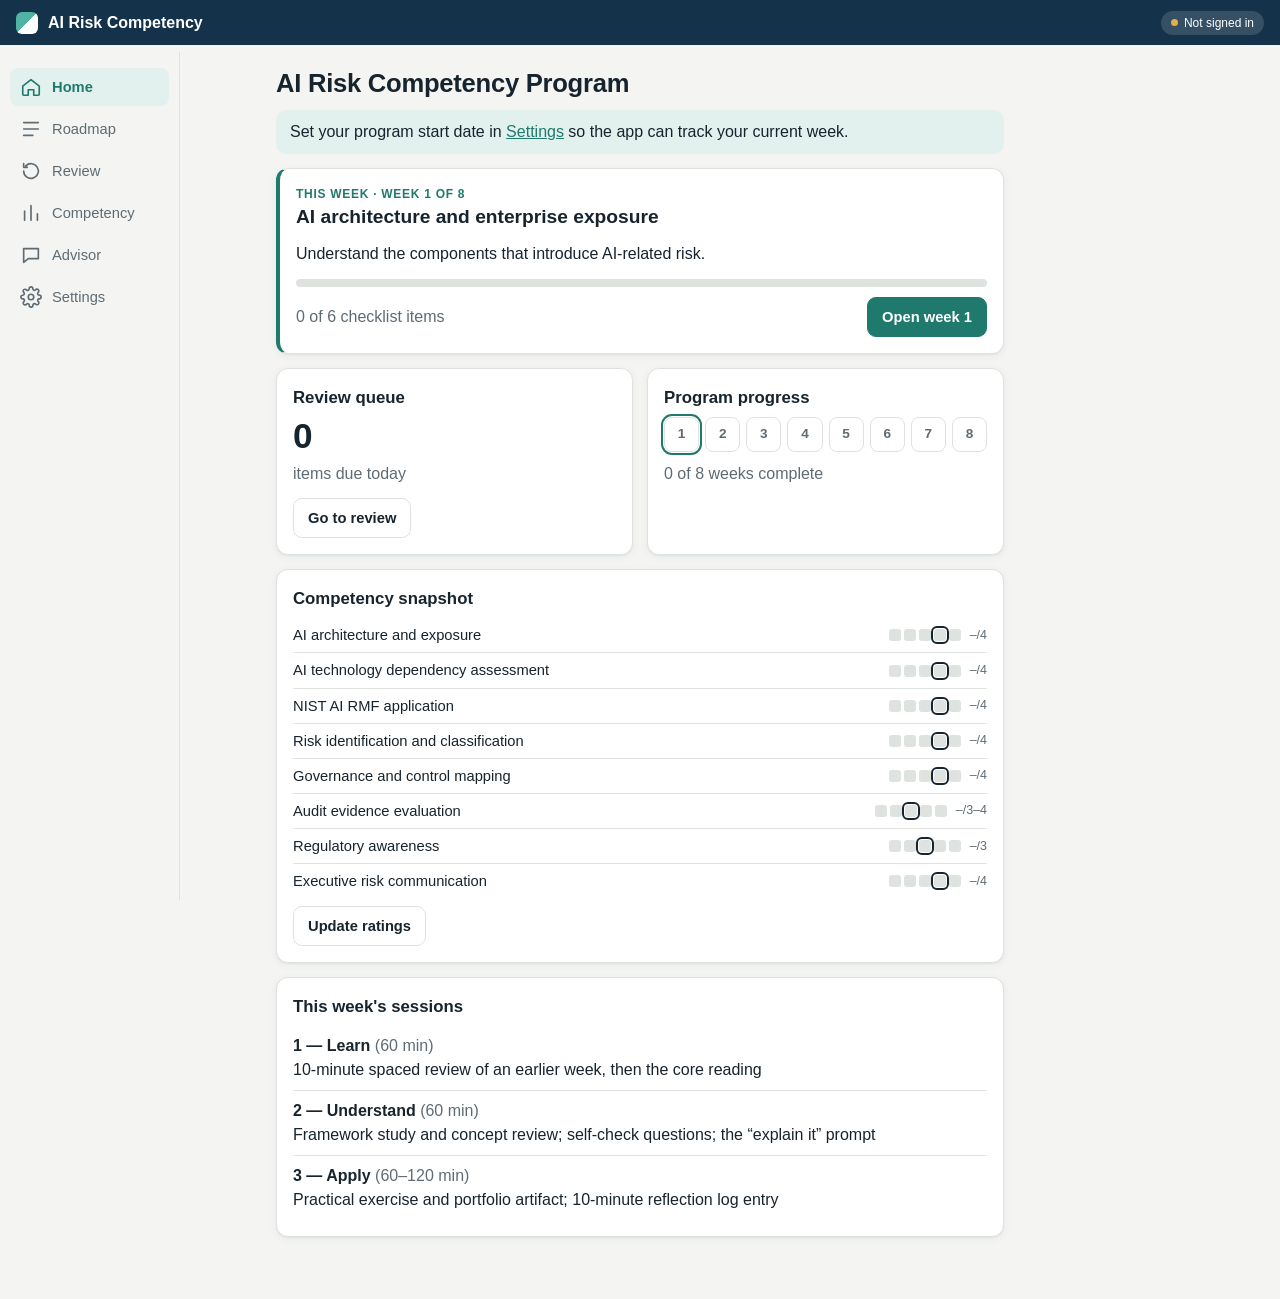
<file: index.html>
<!DOCTYPE html>
<html lang="en">
<head>
  <meta charset="utf-8">
  <meta name="viewport" content="width=device-width, initial-scale=1, viewport-fit=cover">
  <title>AI Risk Competency</title>
  <meta name="theme-color" content="#14324a">
  <meta name="apple-mobile-web-app-capable" content="yes">
  <meta name="mobile-web-app-capable" content="yes">
  <meta name="apple-mobile-web-app-status-bar-style" content="black-translucent">
  <meta name="apple-mobile-web-app-title" content="AI Risk">
  <link rel="manifest" href="manifest.webmanifest">
  <link rel="apple-touch-icon" href="icons/apple-touch-icon.png">
  <link rel="icon" href="icons/icon-192.png">
  <link rel="stylesheet" href="css/app.css">
</head>
<body>
  <header class="top">
    <a href="#/" class="brand"><span class="mark" aria-hidden="true"></span>AI Risk Competency</a>
    <div id="sync"></div>
  </header>
  <main id="view" tabindex="-1"><p class="muted">Loading…</p></main>
  <nav id="nav" aria-label="Main"></nav>

  <script src="js/config.js"></script>
  <script src="js/vendor/supabase.js"></script>
  <script src="js/content.js"></script>
  <script src="js/learning.js"></script>
  <script src="js/store.js"></script>
  <script src="js/app.js"></script>
</body>
</html>
</file>
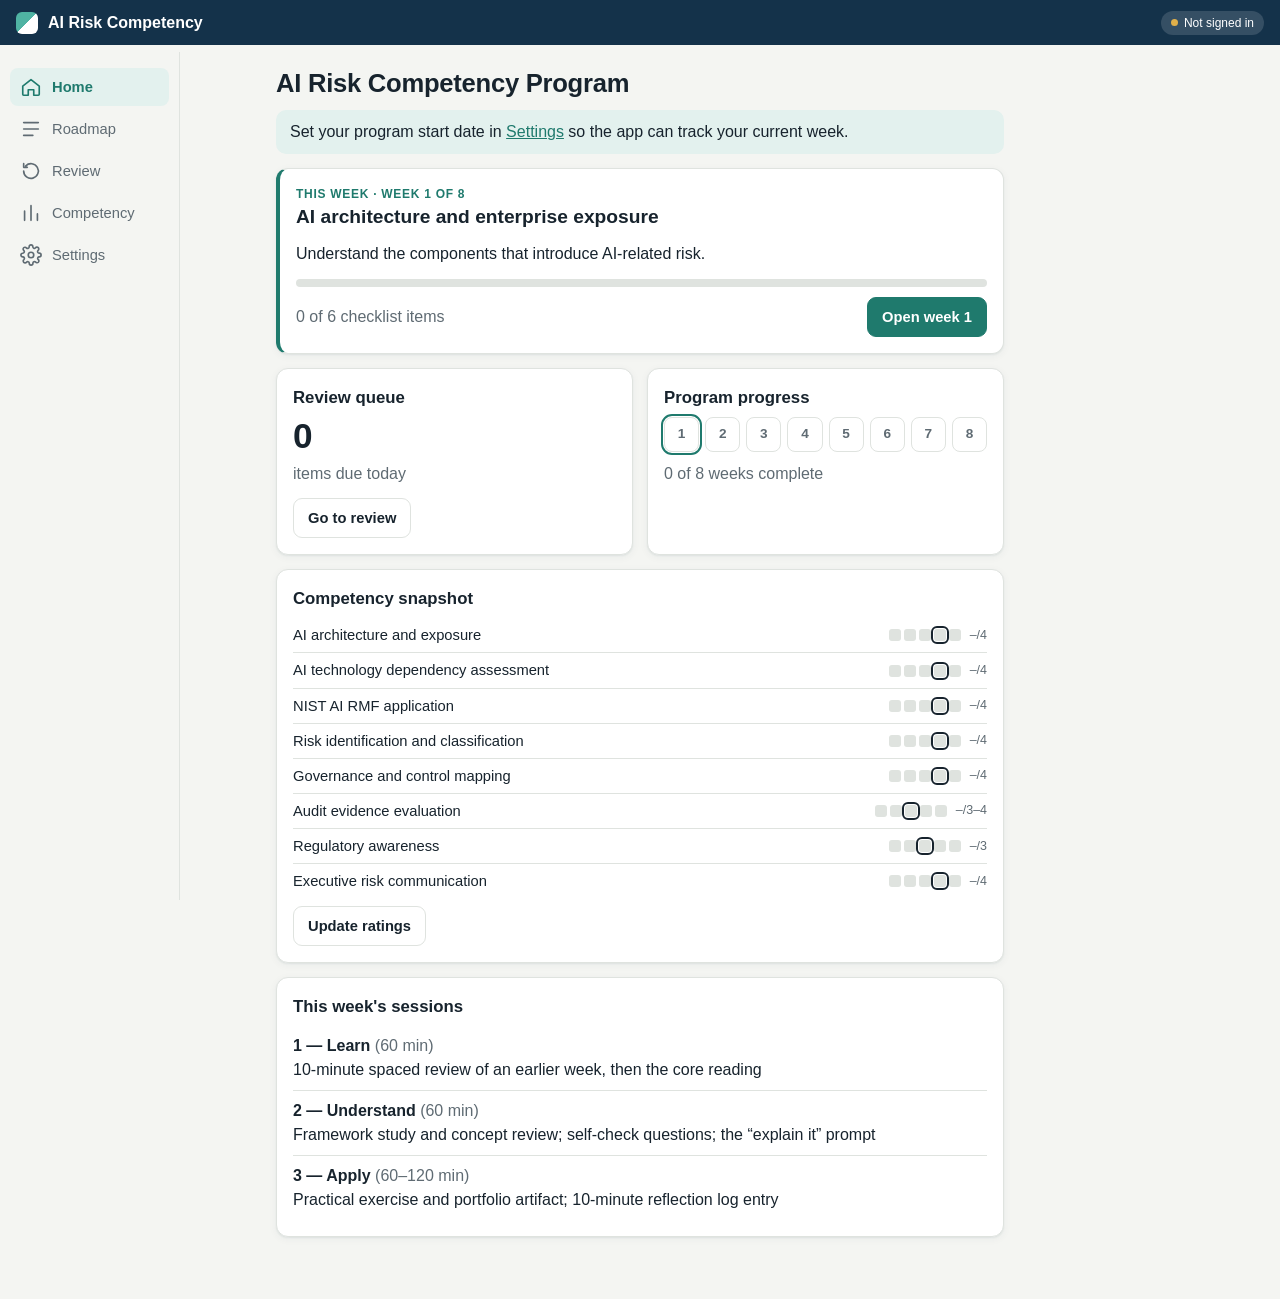
<file: ai-risk-app/index.html>
<!DOCTYPE html>
<html lang="en">
<head>
  <meta charset="utf-8">
  <meta name="viewport" content="width=device-width, initial-scale=1, viewport-fit=cover">
  <title>AI Risk Competency</title>
  <meta name="theme-color" content="#14324a">
  <meta name="apple-mobile-web-app-capable" content="yes">
  <meta name="mobile-web-app-capable" content="yes">
  <meta name="apple-mobile-web-app-status-bar-style" content="black-translucent">
  <meta name="apple-mobile-web-app-title" content="AI Risk">
  <link rel="manifest" href="manifest.webmanifest">
  <link rel="apple-touch-icon" href="icons/apple-touch-icon.png">
  <link rel="icon" href="icons/icon-192.png">
  <link rel="stylesheet" href="css/app.css">
</head>
<body>
  <header class="top">
    <a href="#/" class="brand"><span class="mark" aria-hidden="true"></span>AI Risk Competency</a>
    <div id="sync"></div>
  </header>
  <main id="view" tabindex="-1"><p class="muted">Loading…</p></main>
  <nav id="nav" aria-label="Main"></nav>

  <script src="js/config.js"></script>
  <script src="js/vendor/supabase.js"></script>
  <script src="js/content.js"></script>
  <script src="js/store.js"></script>
  <script src="js/app.js"></script>
</body>
</html>
</file>
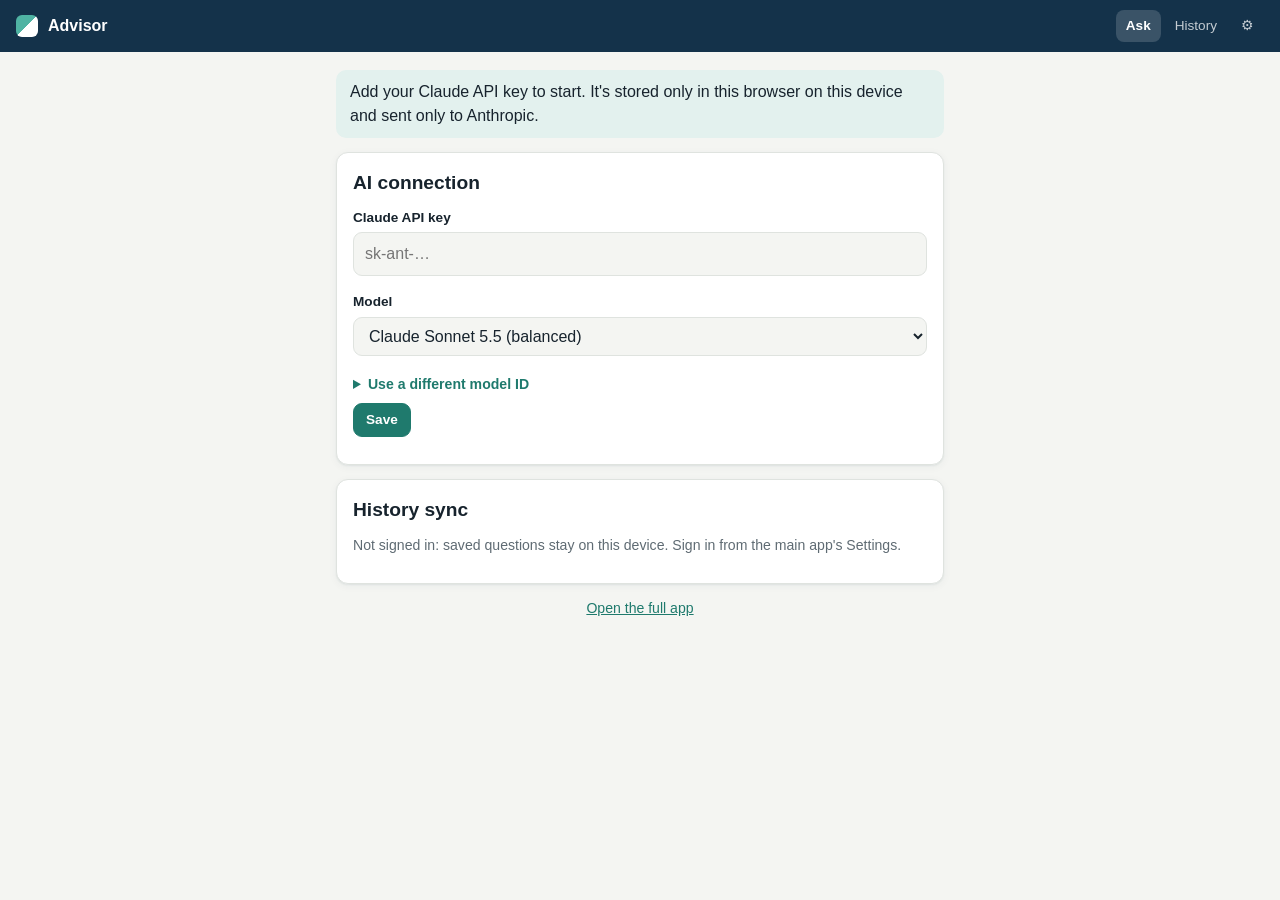
<file: advisor.html>
<!DOCTYPE html>
<html lang="en">
<head>
  <meta charset="utf-8">
  <meta name="viewport" content="width=device-width, initial-scale=1, viewport-fit=cover">
  <title>Advisor</title>
  <meta name="theme-color" content="#14324a">
  <meta name="apple-mobile-web-app-capable" content="yes">
  <meta name="mobile-web-app-capable" content="yes">
  <meta name="apple-mobile-web-app-status-bar-style" content="black-translucent">
  <meta name="apple-mobile-web-app-title" content="Advisor">
  <link rel="manifest" href="advisor.webmanifest">
  <link rel="apple-touch-icon" href="icons/apple-touch-icon.png">
  <link rel="icon" href="icons/icon-192.png">
  <link rel="stylesheet" href="css/app.css">
  <link rel="stylesheet" href="css/advisor.css">
</head>
<body class="qra">
  <header class="top">
    <span class="brand"><span class="mark" aria-hidden="true"></span>Advisor</span>
    <nav class="qra-tabs" aria-label="Advisor">
      <button data-view="ask" class="active">Ask</button>
      <button data-view="history">History</button>
      <button data-view="settings" aria-label="Settings">&#9881;</button>
    </nav>
  </header>
  <main id="qra-main"></main>

  <script src="js/config.js"></script>
  <script src="js/vendor/supabase.js"></script>
  <script src="js/content.js"></script>
  <script src="js/store.js"></script>
  <script src="js/ai-provider.js"></script>
  <script src="js/advisor.js"></script>
</body>
</html>
</file>
<file: css/app.css>
:root {
  --bg: #f4f5f2;
  --card: #ffffff;
  --ink: #17232d;
  --muted: #5f6b73;
  --line: #dfe3df;
  --navy: #14324a;
  --accent: #1f7a6d;
  --accent-soft: #e3f1ee;
  --warn: #9a6a00;
  --bad: #a23b2c;
  --ok: #1f7a4d;
  --radius: 12px;
  --shadow: 0 1px 2px rgba(20, 50, 74, .06), 0 2px 8px rgba(20, 50, 74, .05);
  --safe-b: env(safe-area-inset-bottom, 0px);
  --safe-t: env(safe-area-inset-top, 0px);
}
@media (prefers-color-scheme: dark) {
  :root {
    --bg: #11181d; --card: #192229; --ink: #e6ebee; --muted: #9aa7b0; --line: #2a363e;
    --navy: #0d2232; --accent: #4fb3a3; --accent-soft: #1c3431; --warn: #e0b04a; --bad: #e57a6a; --ok: #5cc28d;
    --shadow: none;
  }
}
* { box-sizing: border-box; }
html { -webkit-text-size-adjust: 100%; }
body {
  margin: 0; background: var(--bg); color: var(--ink);
  font: 16px/1.5 -apple-system, BlinkMacSystemFont, "Segoe UI", Roboto, "Helvetica Neue", Arial, sans-serif;
}
a { color: var(--accent); }
h1 { font-size: 1.6rem; line-height: 1.25; margin: .2em 0 .4em; letter-spacing: -.01em; }
h2 { font-size: 1.2rem; margin: 0 0 .5em; }
h3 { font-size: 1.05rem; margin: 1em 0 .4em; }
h4 { font-size: .95rem; margin: 1em 0 .3em; color: var(--muted); text-transform: uppercase; letter-spacing: .04em; font-weight: 600; }
.card h3:first-child, .card h2:first-child { margin-top: 0; }
p { margin: .4em 0 .8em; }
code { font-size: .9em; background: var(--accent-soft); padding: 0 .3em; border-radius: 4px; }

/* Shell */
.top {
  position: sticky; top: 0; z-index: 10;
  display: flex; align-items: center; justify-content: space-between; gap: 12px;
  padding: calc(10px + var(--safe-t)) 16px 10px; background: var(--navy); color: #fff;
}
.brand { color: #fff; text-decoration: none; font-weight: 650; display: flex; align-items: center; gap: 10px; }
.mark { width: 22px; height: 22px; border-radius: 6px; background: linear-gradient(135deg, #4fb3a3 0 50%, #ffffff 50% 100%); display: inline-block; }
main { max-width: 760px; margin: 0 auto; padding: 18px 16px calc(96px + var(--safe-b)); outline: none; }
#nav {
  position: fixed; left: 0; right: 0; bottom: 0; z-index: 10;
  display: flex; justify-content: space-around; background: var(--card); border-top: 1px solid var(--line);
  padding: 6px 4px calc(6px + var(--safe-b));
}
#nav a { position: relative; flex: 1; display: flex; flex-direction: column; align-items: center; gap: 2px; padding: 4px 0; color: var(--muted); text-decoration: none; font-size: .72rem; }
#nav a.active { color: var(--accent); font-weight: 600; }
#nav svg { width: 22px; height: 22px; fill: none; stroke: currentColor; stroke-width: 1.8; stroke-linecap: round; stroke-linejoin: round; }
#nav .badge { position: absolute; top: 0; left: calc(50% + 6px); background: var(--bad); color: #fff; border-radius: 9px; font-size: .65rem; padding: 0 5px; line-height: 16px; }
@media (min-width: 900px) {
  #nav { top: calc(52px + var(--safe-t)); bottom: auto; left: 0; right: auto; width: 180px; flex-direction: column; justify-content: flex-start; gap: 4px; border-top: 0; border-right: 1px solid var(--line); height: calc(100vh - 52px); padding: 16px 10px; background: transparent; }
  #nav a { flex: none; flex-direction: row; gap: 10px; padding: 8px 10px; border-radius: 8px; font-size: .92rem; }
  #nav a.active { background: var(--accent-soft); }
  #nav .badge { position: static; margin-left: auto; }
  main { padding-bottom: 48px; }
}

/* Components */
.card { display: block; background: var(--card); border: 1px solid var(--line); border-radius: var(--radius); padding: 16px; margin: 0 0 14px; box-shadow: var(--shadow); color: inherit; }
a.card { text-decoration: none; }
a.card:hover { border-color: var(--accent); }
.hero { border-left: 4px solid var(--accent); }
.weekcard.current { border-left: 4px solid var(--accent); }
.grid2 { display: grid; grid-template-columns: 1fr 1fr; gap: 14px; }
.grid2 .card { margin: 0 0 14px; }
@media (max-width: 520px) { .grid2 { grid-template-columns: 1fr; gap: 0; } }
.row { display: flex; align-items: center; justify-content: space-between; gap: 10px; flex-wrap: wrap; }
.row.gap { justify-content: flex-start; }
.eyebrow { font-size: .75rem; text-transform: uppercase; letter-spacing: .06em; color: var(--accent); font-weight: 650; }
.muted { color: var(--muted); }
.small { font-size: .88rem; }
.center { text-align: center; }
.lead { font-size: 1.05rem; color: var(--muted); }
.big { font-size: 2.2rem; font-weight: 700; margin: 0; line-height: 1.1; }
.notice { background: var(--accent-soft); border-radius: 10px; padding: 10px 14px; margin-bottom: 14px; }
.callout { background: var(--accent-soft); border-radius: 8px; padding: 10px 12px; margin: 0 0 8px; }
.crumbs { font-size: .85rem; color: var(--muted); }
.crumbs a { text-decoration: none; }
.weeknav { display: flex; justify-content: space-between; margin: 0 0 14px; }
.chip { display: inline-block; font-size: .75rem; padding: 3px 10px; border-radius: 999px; text-decoration: none; background: rgba(255,255,255,.14); color: #fff; white-space: nowrap; }
.chip.ok::before, .chip.warn::before, .chip.bad::before { content: ""; display: inline-block; width: 7px; height: 7px; border-radius: 50%; margin-right: 6px; vertical-align: 1px; }
.chip.ok::before { background: #5cc28d; } .chip.warn::before { background: #e0b04a; } .chip.bad::before { background: #e57a6a; }

.btn { display: inline-flex; align-items: center; justify-content: center; gap: 6px; font: inherit; font-size: .92rem; font-weight: 600; padding: 8px 14px; border-radius: 9px; border: 1px solid var(--line); background: var(--card); color: var(--ink); text-decoration: none; cursor: pointer; min-height: 38px; }
.btn:hover { border-color: var(--accent); }
.btn.primary { background: var(--accent); border-color: var(--accent); color: #fff; }
.btn.small { font-size: .85rem; padding: 6px 12px; min-height: 34px; }
.btn.selected.ok { background: var(--ok); border-color: var(--ok); color: #fff; }
.btn.selected.bad { background: var(--bad); border-color: var(--bad); color: #fff; }
.btn.ok { color: var(--ok); }
button.link { background: none; border: 0; color: var(--bad); cursor: pointer; font-size: .8rem; padding: 0 4px; }
.bad { color: var(--bad); }

input, textarea, select { width: 100%; font: inherit; font-size: 16px; color: var(--ink); background: var(--bg); border: 1px solid var(--line); border-radius: 9px; padding: 9px 11px; margin: 0 0 10px; }
textarea { resize: vertical; }
input:focus, textarea:focus, select:focus { outline: 2px solid var(--accent); outline-offset: 0; border-color: transparent; }
input[type="checkbox"] { width: 18px; height: 18px; margin: 2px 0 0; accent-color: var(--accent); flex: none; }
.row select { width: auto; margin: 0 0 0 6px; }
.lbl { display: block; font-size: .85rem; font-weight: 600; margin: 6px 0 4px; }

ul.checks { list-style: none; padding: 0; margin: 0 0 6px; }
ul.checks li { margin: 0 0 8px; }
ul.checks label { display: flex; gap: 10px; align-items: flex-start; cursor: pointer; }
details { margin: 8px 0; }
details > summary { cursor: pointer; color: var(--accent); font-weight: 600; }
details.card > summary { color: var(--ink); }

.bar { height: 8px; background: var(--line); border-radius: 99px; overflow: hidden; margin: 10px 0; }
.bar i { display: block; height: 100%; background: var(--accent); border-radius: 99px; }
.weekdots { display: grid; grid-template-columns: repeat(8, 1fr); gap: 6px; margin: 6px 0 10px; }
.weekdots a { display: flex; align-items: center; justify-content: center; aspect-ratio: 1; border-radius: 8px; border: 1px solid var(--line); text-decoration: none; color: var(--muted); font-weight: 600; font-size: .85rem; }
.weekdots a.part { background: var(--accent-soft); color: var(--accent); }
.weekdots a.done { background: var(--accent); color: #fff; border-color: var(--accent); }
.weekdots a.cur { outline: 2px solid var(--accent); outline-offset: 1px; }
.comp-row { display: flex; justify-content: space-between; align-items: center; gap: 10px; padding: 6px 0; border-bottom: 1px solid var(--line); font-size: .92rem; }
.comp-row:last-of-type { border-bottom: 0; margin-bottom: 8px; }
.levels { display: inline-flex; align-items: center; gap: 3px; white-space: nowrap; }
.pip { width: 12px; height: 12px; border-radius: 3px; background: var(--line); display: inline-block; }
.pip.on { background: var(--accent); }
.pip.tgt { outline: 2px solid var(--ink); outline-offset: 1px; }
.levels small { margin-left: 6px; color: var(--muted); font-size: .78rem; }
.comp h3 { margin: 0; }
ol.sessions { padding-left: 0; list-style: none; margin: 0; }
ol.sessions li { padding: 8px 0; border-bottom: 1px solid var(--line); }
ol.sessions li:last-child { border-bottom: 0; }
ol.scale { margin: 10px 0 0; padding-left: 22px; }
ul.hist { padding-left: 18px; font-size: .9rem; }
ul.hist li { margin-bottom: 8px; }

.qa { border-top: 1px solid var(--line); padding: 12px 0 4px; }
.qa .q { margin: 0 0 8px; }
.qa.got { border-left: 3px solid var(--ok); padding-left: 10px; }
.qa.missed { border-left: 3px solid var(--bad); padding-left: 10px; }
.model { background: var(--accent-soft); border-radius: 8px; padding: 10px 12px; margin: 0 0 8px; font-size: .94rem; }
.prompt { font-weight: 600; }
.qa-review .q { font-weight: 600; }

/* Key concepts and reference readings */
.concepts { border-left: 4px solid var(--navy); }
.concepts summary { list-style: none; display: flex; align-items: center; gap: 8px; }
.concepts summary::-webkit-details-marker { display: none; }
.concepts summary h2 { margin: 0; }
.concepts summary::after { content: "Hide"; margin-left: auto; font-size: .8rem; color: var(--accent); font-weight: 600; }
.concepts details:not([open]) summary::after { content: "Show"; }
.concepts h3, .reading h2, .reading h3 { margin: 1.1em 0 .4em; }
.concepts ul, .concepts ol, .reading ul, .reading ol { padding-left: 22px; margin: .3em 0 .8em; }
.concepts li, .reading li { margin: 0 0 4px; }
.reading h1 { margin-top: 0; }
.tablewrap { overflow-x: auto; margin: .4em 0 1em; -webkit-overflow-scrolling: touch; }
.tablewrap table { border-collapse: collapse; width: 100%; font-size: .9rem; }
.tablewrap table.wide { min-width: 560px; }
.tablewrap th, .tablewrap td { border-bottom: 1px solid var(--line); padding: 7px 8px; text-align: left; vertical-align: top; }
.tablewrap th { background: var(--accent-soft); font-weight: 650; }
</file>
<file: ai-risk-app/css/app.css>
:root {
  --bg: #f4f5f2;
  --card: #ffffff;
  --ink: #17232d;
  --muted: #5f6b73;
  --line: #dfe3df;
  --navy: #14324a;
  --accent: #1f7a6d;
  --accent-soft: #e3f1ee;
  --warn: #9a6a00;
  --bad: #a23b2c;
  --ok: #1f7a4d;
  --radius: 12px;
  --shadow: 0 1px 2px rgba(20, 50, 74, .06), 0 2px 8px rgba(20, 50, 74, .05);
  --safe-b: env(safe-area-inset-bottom, 0px);
  --safe-t: env(safe-area-inset-top, 0px);
}
@media (prefers-color-scheme: dark) {
  :root {
    --bg: #11181d; --card: #192229; --ink: #e6ebee; --muted: #9aa7b0; --line: #2a363e;
    --navy: #0d2232; --accent: #4fb3a3; --accent-soft: #1c3431; --warn: #e0b04a; --bad: #e57a6a; --ok: #5cc28d;
    --shadow: none;
  }
}
* { box-sizing: border-box; }
html { -webkit-text-size-adjust: 100%; }
body {
  margin: 0; background: var(--bg); color: var(--ink);
  font: 16px/1.5 -apple-system, BlinkMacSystemFont, "Segoe UI", Roboto, "Helvetica Neue", Arial, sans-serif;
}
a { color: var(--accent); }
h1 { font-size: 1.6rem; line-height: 1.25; margin: .2em 0 .4em; letter-spacing: -.01em; }
h2 { font-size: 1.2rem; margin: 0 0 .5em; }
h3 { font-size: 1.05rem; margin: 1em 0 .4em; }
h4 { font-size: .95rem; margin: 1em 0 .3em; color: var(--muted); text-transform: uppercase; letter-spacing: .04em; font-weight: 600; }
.card h3:first-child, .card h2:first-child { margin-top: 0; }
p { margin: .4em 0 .8em; }
code { font-size: .9em; background: var(--accent-soft); padding: 0 .3em; border-radius: 4px; }

/* Shell */
.top {
  position: sticky; top: 0; z-index: 10;
  display: flex; align-items: center; justify-content: space-between; gap: 12px;
  padding: calc(10px + var(--safe-t)) 16px 10px; background: var(--navy); color: #fff;
}
.brand { color: #fff; text-decoration: none; font-weight: 650; display: flex; align-items: center; gap: 10px; }
.mark { width: 22px; height: 22px; border-radius: 6px; background: linear-gradient(135deg, #4fb3a3 0 50%, #ffffff 50% 100%); display: inline-block; }
main { max-width: 760px; margin: 0 auto; padding: 18px 16px calc(96px + var(--safe-b)); outline: none; }
#nav {
  position: fixed; left: 0; right: 0; bottom: 0; z-index: 10;
  display: flex; justify-content: space-around; background: var(--card); border-top: 1px solid var(--line);
  padding: 6px 4px calc(6px + var(--safe-b));
}
#nav a { position: relative; flex: 1; display: flex; flex-direction: column; align-items: center; gap: 2px; padding: 4px 0; color: var(--muted); text-decoration: none; font-size: .72rem; }
#nav a.active { color: var(--accent); font-weight: 600; }
#nav svg { width: 22px; height: 22px; fill: none; stroke: currentColor; stroke-width: 1.8; stroke-linecap: round; stroke-linejoin: round; }
#nav .badge { position: absolute; top: 0; left: calc(50% + 6px); background: var(--bad); color: #fff; border-radius: 9px; font-size: .65rem; padding: 0 5px; line-height: 16px; }
@media (min-width: 900px) {
  #nav { top: calc(52px + var(--safe-t)); bottom: auto; left: 0; right: auto; width: 180px; flex-direction: column; justify-content: flex-start; gap: 4px; border-top: 0; border-right: 1px solid var(--line); height: calc(100vh - 52px); padding: 16px 10px; background: transparent; }
  #nav a { flex: none; flex-direction: row; gap: 10px; padding: 8px 10px; border-radius: 8px; font-size: .92rem; }
  #nav a.active { background: var(--accent-soft); }
  #nav .badge { position: static; margin-left: auto; }
  main { padding-bottom: 48px; }
}

/* Components */
.card { display: block; background: var(--card); border: 1px solid var(--line); border-radius: var(--radius); padding: 16px; margin: 0 0 14px; box-shadow: var(--shadow); color: inherit; }
a.card { text-decoration: none; }
a.card:hover { border-color: var(--accent); }
.hero { border-left: 4px solid var(--accent); }
.weekcard.current { border-left: 4px solid var(--accent); }
.grid2 { display: grid; grid-template-columns: 1fr 1fr; gap: 14px; }
.grid2 .card { margin: 0 0 14px; }
@media (max-width: 520px) { .grid2 { grid-template-columns: 1fr; gap: 0; } }
.row { display: flex; align-items: center; justify-content: space-between; gap: 10px; flex-wrap: wrap; }
.row.gap { justify-content: flex-start; }
.eyebrow { font-size: .75rem; text-transform: uppercase; letter-spacing: .06em; color: var(--accent); font-weight: 650; }
.muted { color: var(--muted); }
.small { font-size: .88rem; }
.center { text-align: center; }
.lead { font-size: 1.05rem; color: var(--muted); }
.big { font-size: 2.2rem; font-weight: 700; margin: 0; line-height: 1.1; }
.notice { background: var(--accent-soft); border-radius: 10px; padding: 10px 14px; margin-bottom: 14px; }
.callout { background: var(--accent-soft); border-radius: 8px; padding: 10px 12px; margin: 0 0 8px; }
.crumbs { font-size: .85rem; color: var(--muted); }
.crumbs a { text-decoration: none; }
.weeknav { display: flex; justify-content: space-between; margin: 0 0 14px; }
.chip { display: inline-block; font-size: .75rem; padding: 3px 10px; border-radius: 999px; text-decoration: none; background: rgba(255,255,255,.14); color: #fff; white-space: nowrap; }
.chip.ok::before, .chip.warn::before, .chip.bad::before { content: ""; display: inline-block; width: 7px; height: 7px; border-radius: 50%; margin-right: 6px; vertical-align: 1px; }
.chip.ok::before { background: #5cc28d; } .chip.warn::before { background: #e0b04a; } .chip.bad::before { background: #e57a6a; }

.btn { display: inline-flex; align-items: center; justify-content: center; gap: 6px; font: inherit; font-size: .92rem; font-weight: 600; padding: 8px 14px; border-radius: 9px; border: 1px solid var(--line); background: var(--card); color: var(--ink); text-decoration: none; cursor: pointer; min-height: 38px; }
.btn:hover { border-color: var(--accent); }
.btn.primary { background: var(--accent); border-color: var(--accent); color: #fff; }
.btn.small { font-size: .85rem; padding: 6px 12px; min-height: 34px; }
.btn.selected.ok { background: var(--ok); border-color: var(--ok); color: #fff; }
.btn.selected.bad { background: var(--bad); border-color: var(--bad); color: #fff; }
.btn.ok { color: var(--ok); }
button.link { background: none; border: 0; color: var(--bad); cursor: pointer; font-size: .8rem; padding: 0 4px; }
.bad { color: var(--bad); }

input, textarea, select { width: 100%; font: inherit; font-size: 16px; color: var(--ink); background: var(--bg); border: 1px solid var(--line); border-radius: 9px; padding: 9px 11px; margin: 0 0 10px; }
textarea { resize: vertical; }
input:focus, textarea:focus, select:focus { outline: 2px solid var(--accent); outline-offset: 0; border-color: transparent; }
input[type="checkbox"] { width: 18px; height: 18px; margin: 2px 0 0; accent-color: var(--accent); flex: none; }
.row select { width: auto; margin: 0 0 0 6px; }
.lbl { display: block; font-size: .85rem; font-weight: 600; margin: 6px 0 4px; }

ul.checks { list-style: none; padding: 0; margin: 0 0 6px; }
ul.checks li { margin: 0 0 8px; }
ul.checks label { display: flex; gap: 10px; align-items: flex-start; cursor: pointer; }
details { margin: 8px 0; }
details > summary { cursor: pointer; color: var(--accent); font-weight: 600; }
details.card > summary { color: var(--ink); }

.bar { height: 8px; background: var(--line); border-radius: 99px; overflow: hidden; margin: 10px 0; }
.bar i { display: block; height: 100%; background: var(--accent); border-radius: 99px; }
.weekdots { display: grid; grid-template-columns: repeat(8, 1fr); gap: 6px; margin: 6px 0 10px; }
.weekdots a { display: flex; align-items: center; justify-content: center; aspect-ratio: 1; border-radius: 8px; border: 1px solid var(--line); text-decoration: none; color: var(--muted); font-weight: 600; font-size: .85rem; }
.weekdots a.part { background: var(--accent-soft); color: var(--accent); }
.weekdots a.done { background: var(--accent); color: #fff; border-color: var(--accent); }
.weekdots a.cur { outline: 2px solid var(--accent); outline-offset: 1px; }
.comp-row { display: flex; justify-content: space-between; align-items: center; gap: 10px; padding: 6px 0; border-bottom: 1px solid var(--line); font-size: .92rem; }
.comp-row:last-of-type { border-bottom: 0; margin-bottom: 8px; }
.levels { display: inline-flex; align-items: center; gap: 3px; white-space: nowrap; }
.pip { width: 12px; height: 12px; border-radius: 3px; background: var(--line); display: inline-block; }
.pip.on { background: var(--accent); }
.pip.tgt { outline: 2px solid var(--ink); outline-offset: 1px; }
.levels small { margin-left: 6px; color: var(--muted); font-size: .78rem; }
.comp h3 { margin: 0; }
ol.sessions { padding-left: 0; list-style: none; margin: 0; }
ol.sessions li { padding: 8px 0; border-bottom: 1px solid var(--line); }
ol.sessions li:last-child { border-bottom: 0; }
ol.scale { margin: 10px 0 0; padding-left: 22px; }
ul.hist { padding-left: 18px; font-size: .9rem; }
ul.hist li { margin-bottom: 8px; }

.qa { border-top: 1px solid var(--line); padding: 12px 0 4px; }
.qa .q { margin: 0 0 8px; }
.qa.got { border-left: 3px solid var(--ok); padding-left: 10px; }
.qa.missed { border-left: 3px solid var(--bad); padding-left: 10px; }
.model { background: var(--accent-soft); border-radius: 8px; padding: 10px 12px; margin: 0 0 8px; font-size: .94rem; }
.prompt { font-weight: 600; }
.qa-review .q { font-weight: 600; }
</file>
<file: css/advisor.css>
/* Quick Response Advisor: one quiet screen, works one-handed on a phone. */
body.qra main { max-width: 640px; padding-bottom: calc(32px + var(--safe-b)); }
.qra-tabs { display: flex; gap: 4px; }
.qra-tabs button { font: inherit; font-size: .85rem; color: #fff; background: transparent; border: 0; padding: 6px 10px; border-radius: 8px; cursor: pointer; opacity: .75; }
.qra-tabs button.active { background: rgba(255, 255, 255, .16); opacity: 1; font-weight: 600; }

.qra-q textarea { font-size: 17px; min-height: 84px; }
.qra-controls { display: flex; gap: 10px; align-items: center; }
.qra-controls .btn { min-height: 48px; }
.qra-rec {
  flex: 1; display: inline-flex; align-items: center; justify-content: center; gap: 10px;
  min-height: 56px; border-radius: 14px; border: 0; cursor: pointer;
  font: inherit; font-size: 1.05rem; font-weight: 700; color: #fff; background: var(--navy);
}
.qra-rec span { width: 14px; height: 14px; border-radius: 50%; background: #e57a6a; }
.qra-rec.on { background: var(--bad); }
.qra-rec.on span { background: #fff; border-radius: 3px; animation: qra-pulse 1.2s ease-in-out infinite; }
@keyframes qra-pulse { 50% { opacity: .35; } }
@media (prefers-reduced-motion: reduce) { .qra-rec.on span { animation: none; } }
.qra-status { margin: 10px 0 2px; font-size: .88rem; color: var(--muted); min-height: 1.3em; }
.qra-note { margin: 0 0 12px; font-size: .78rem; color: var(--muted); }
.qra-error { background: color-mix(in srgb, var(--bad) 12%, transparent); color: var(--bad); border-radius: 10px; padding: 10px 12px; margin: 0 0 12px; font-size: .92rem; }
.qra-answer { background: var(--card); border: 1px solid var(--line); border-left: 4px solid var(--accent); border-radius: var(--radius); padding: 14px 16px; box-shadow: var(--shadow); }
.qra-answer.empty { display: none; }
#qra-answer-text { font-size: 1.12rem; line-height: 1.55; white-space: pre-wrap; min-height: 1.5em; }
.qra-label { margin: 12px 0 0; font-size: .74rem; color: var(--muted); }

.qra-item summary { display: flex; flex-direction: column; gap: 2px; color: var(--ink); font-weight: 400; list-style: none; }
.qra-item summary::-webkit-details-marker { display: none; }
.qra-item-q { font-weight: 600; }
.qra-tags select { flex: 1; min-width: 140px; margin: 0; }
.qra-item .row { margin-top: 8px; }
</file>
